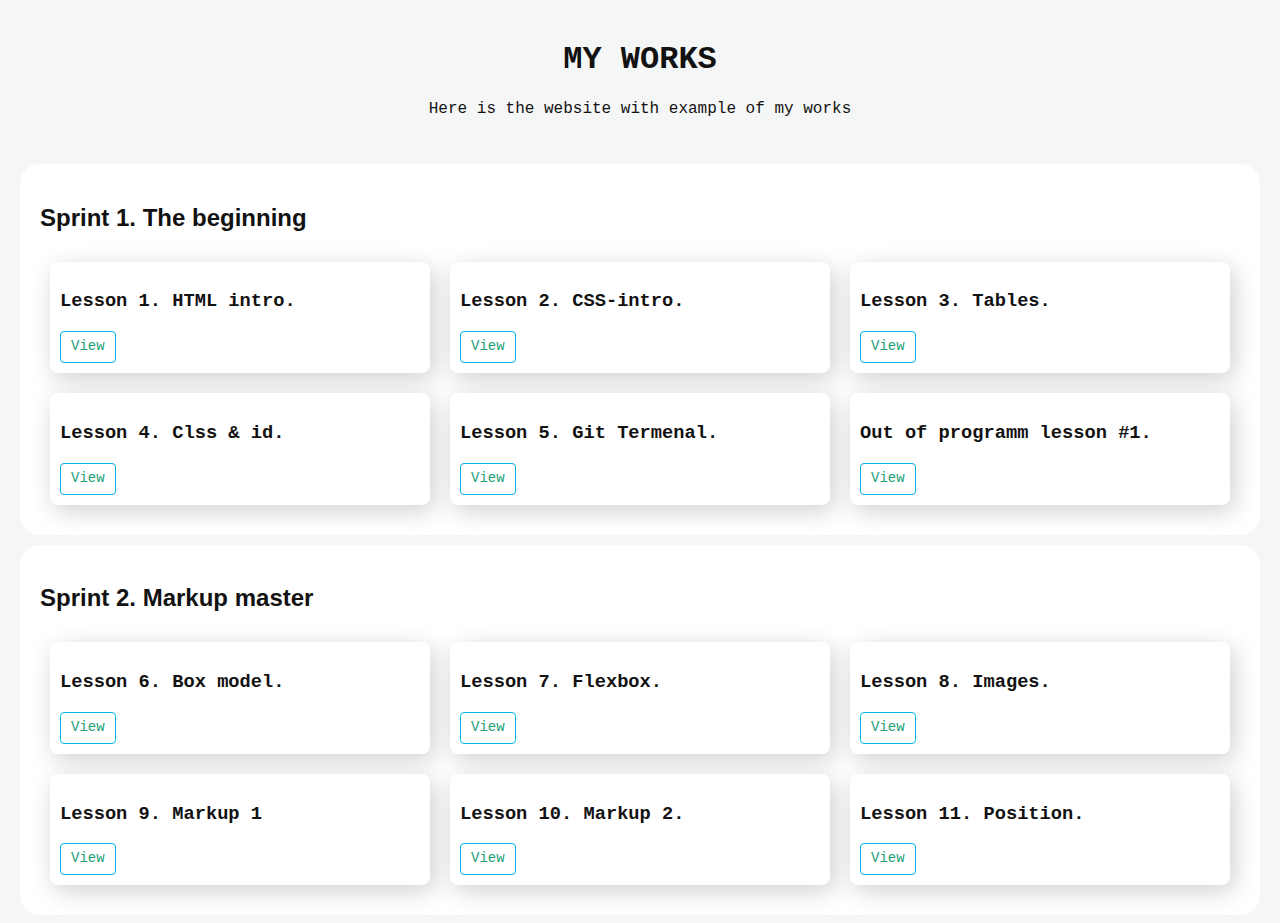
<file: index.html>
<!DOCTYPE html>
<html lang="en">
<head>
    <meta charset="UTF-8">
    <meta http-equiv="X-UA-Compatible" content="IE=edge">
    <meta name="viewport" content="width=device-width, initial-scale=1.0">
    <title>Document</title>
    <link rel="stylesheet" href="lesson13.css">
</head>
<body>
    <div id="index_menu"></div>

    <div class="header">
        <div class="header-inner">
            <h1>MY WORKS</h1>
            <p>Here is the website with example of my works</p>
            </div>
        </div>    
<div class="content">      
    <div class="sprint"> 
        <div class="sprint_title"> 
            <h2>Sprint 1. The beginning </h2>
        </div>
        <div class="sprint_lesson">
            <div class="sprint_lesson_head">
                <h3>Lesson 1. HTML intro.</h3>
            </div>
            <div class="sprint_lesson_content">
                <a class="btn" href="https://visualstudio.microsoft.com/ru/">View</a>
            </div>
        </div>
        <div class="sprint_lesson">
            <div class="sprint_lesson_head">
                <h3>Lesson 2. CSS-intro.</h3>
            </div>
            <div class="sprint_lesson_content">
                <a class="btn" href="https://visualstudio.microsoft.com/ru/">View</a>
            </div>
        </div>
        <div class="sprint_lesson">
            <div class="sprint_lesson_head">
                <h3>Lesson 3. Tables.</h3>
            </div>
            <div class="sprint_lesson_content">
                <a class="btn" href="https://visualstudio.microsoft.com/ru/">View</a>
            </div>
        </div>
        <div class="sprint_lesson">
            <div class="sprint_lesson_head">
                <h3>Lesson 4. Clss & id.</h3>
            </div>
            <div class="sprint_lesson_content">
                <a class="btn" href="https://visualstudio.microsoft.com/ru/">View</a>
            </div>
        </div>
        <div class="sprint_lesson">
            <div class="sprint_lesson_head">
                <h3>Lesson 5. Git Termenal.</h3>
            </div>
            <div class="sprint_lesson_content">
                <a class="btn" href="https://visualstudio.microsoft.com/ru/">View</a>
            </div>
        </div>
        <div class="sprint_lesson">
                <div class="sprint_lesson_head">
                    <h3>Out of programm lesson #1.</h3>
                </div>
                <div class="sprint_lesson_content">
                    <a class="btn" href="https://visualstudio.microsoft.com/ru/">View</a>
                </div>
            </div>
        </div>
        
        <div class="sprint">
            <div class="sprint_title">
                <h2>Sprint 2. Markup master </h2>
            </div>
            <div class="sprint_lesson">
                <div class="sprint_lesson_head">
                    <h3>Lesson 6. Box model.</h3>
                </div>
                <div class="sprint_lesson_content">
                    <a class="btn" href="https://visualstudio.microsoft.com/ru/">View</a>
                </div>
            </div>
            <div class="sprint_lesson">
                <div class="sprint_lesson_head">
                    <h3>Lesson 7. Flexbox.</h3>
                </div>
                <div class="sprint_lesson_content">
                    <a class="btn" href="https://visualstudio.microsoft.com/ru/">View</a>
                </div>
            </div>
            <div class="sprint_lesson">
                <div class="sprint_lesson_head">
                    <h3>Lesson 8.  Images. </h3>
                </div>
                <div class="sprint_lesson_content">
                    <a class="btn" href="https://visualstudio.microsoft.com/ru/">View</a>
                </div>
            </div>
            <div class="sprint_lesson">
                <div class="sprint_lesson_head">
                    <h3>Lesson 9. Markup 1</h3>
                </div>
                <div class="sprint_lesson_content">
                    <a class="btn" href="https://visualstudio.microsoft.com/ru/">View</a>
                </div>
            </div>
            <div class="sprint_lesson">
                <div class="sprint_lesson_head">
                    <h3>Lesson 10.  Markup 2.</h3>
                </div>
                <div class="sprint_lesson_content">
                    <a class="btn" href="https://visualstudio.microsoft.com/ru/">View</a>
                </div>
            </div>
            <div class="sprint_lesson">
                <div class="sprint_lesson_head">
                    <h3>Lesson 11.  Position. </h3>
                </div>
                <div class="sprint_lesson_content">
                    <a class="btn" href="https://visualstudio.microsoft.com/ru/">View</a>
                </div>
            </div>
        </div>
    </div>
</body>
</html>
</file>
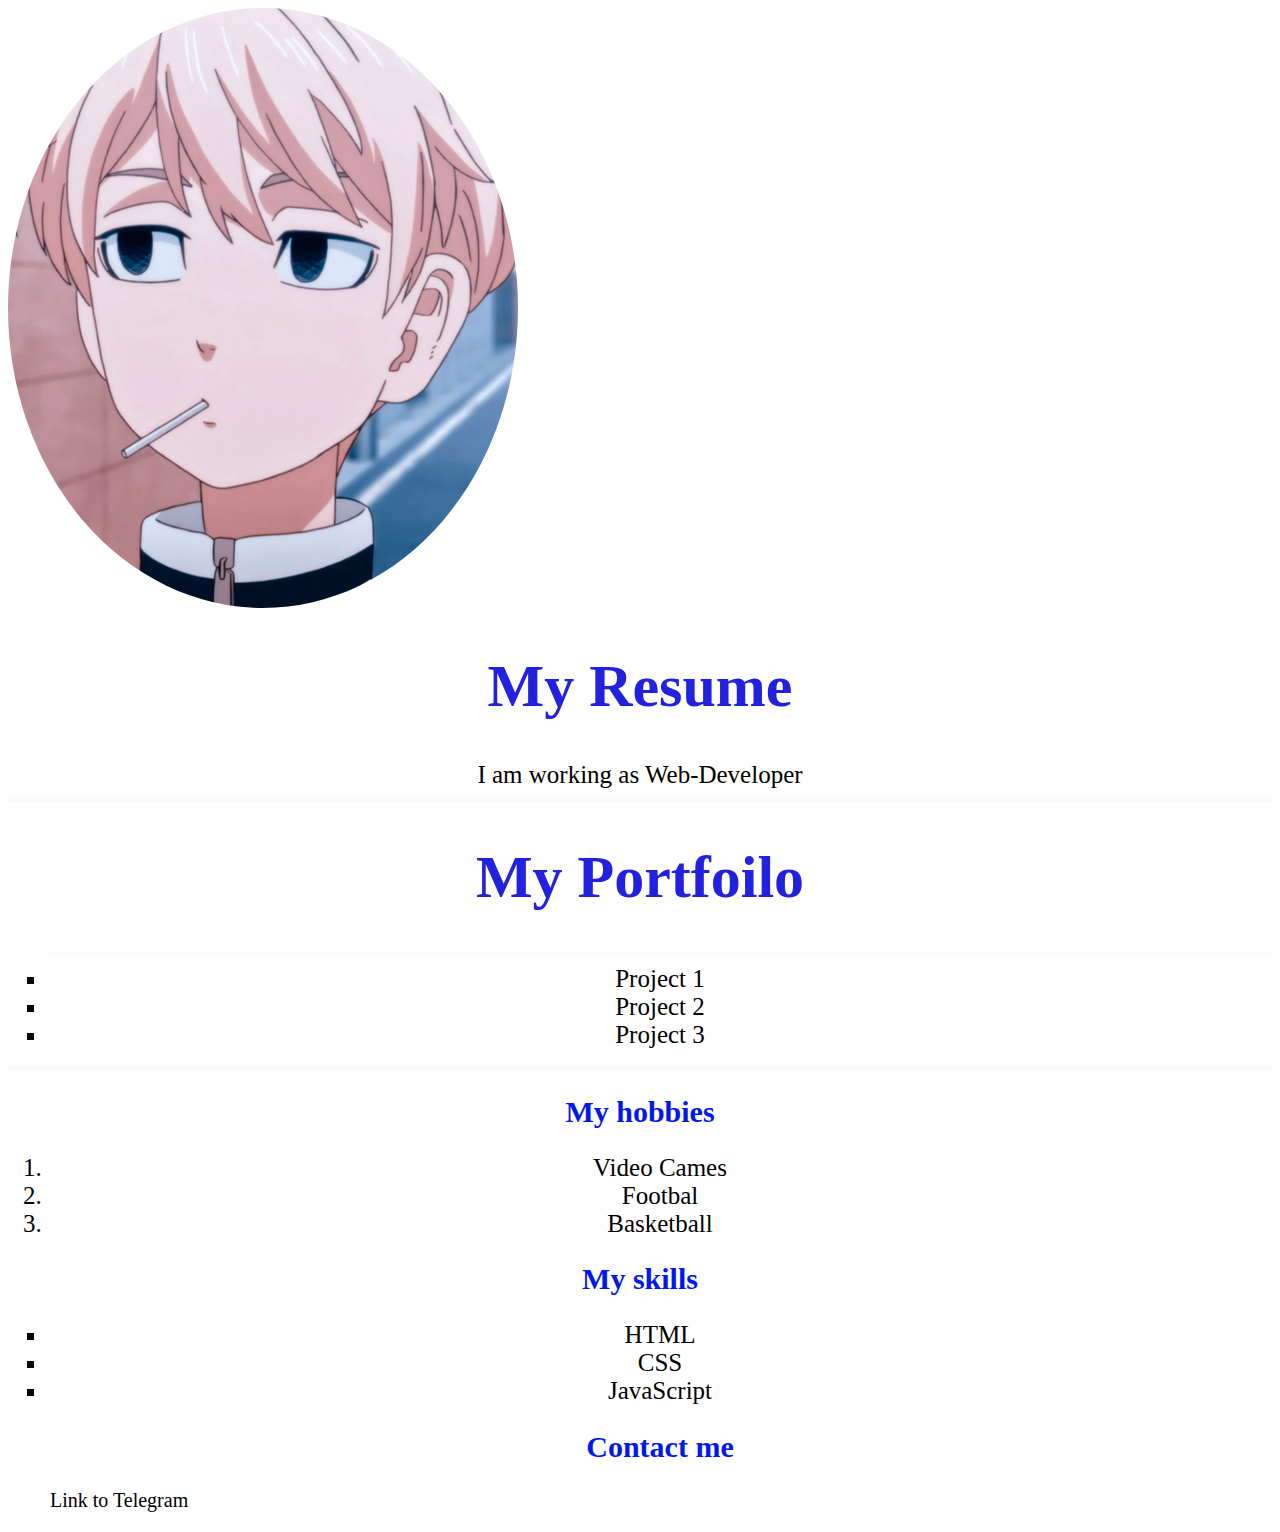
<file: lesson 1/index.html>
<!DOCTYPE html>
<html lang="en">
<head>
    <meta charset="UTF-8">
    <meta http-equiv="X-UA-Compatible" content="IE=edge">
    <meta name="viewport" content="width=, initial-scale=1.0">
    <title>my profile</title>
    <link rel="stylesheet" href="./css/style.css">
</head>
<body>
    <img src="db60d761b01f08e953296c28a9d63f81.png" alt="" style="border-radius: 50%">
  <h1>My Resume</h1>
  <li>I am working as Web-Developer</li>
<hr>
<h1>My Portfoilo</h1>
<ul>
<hr>
  <li><a href="">Project 1</a></li>
<li><a href="">Project 2</a></li>
<li><a href="/">Project 3</a></li>
</ul>
<hr>
<h2>My hobbies</h2>
<ol>
    <li>Video Cames</li>
    <li>Footbal</li>
    <li>Basketball</li>
</ol>
<h2>My skills</h2>
<ul>
    <li>HTML</li>
<li>CSS</li>
<li>JavaScript</li>


<h2>Contact me</h2>
<p><a href="https://telegram.org/">Link to Telegram</a></p>
</body>
</html>
</file>
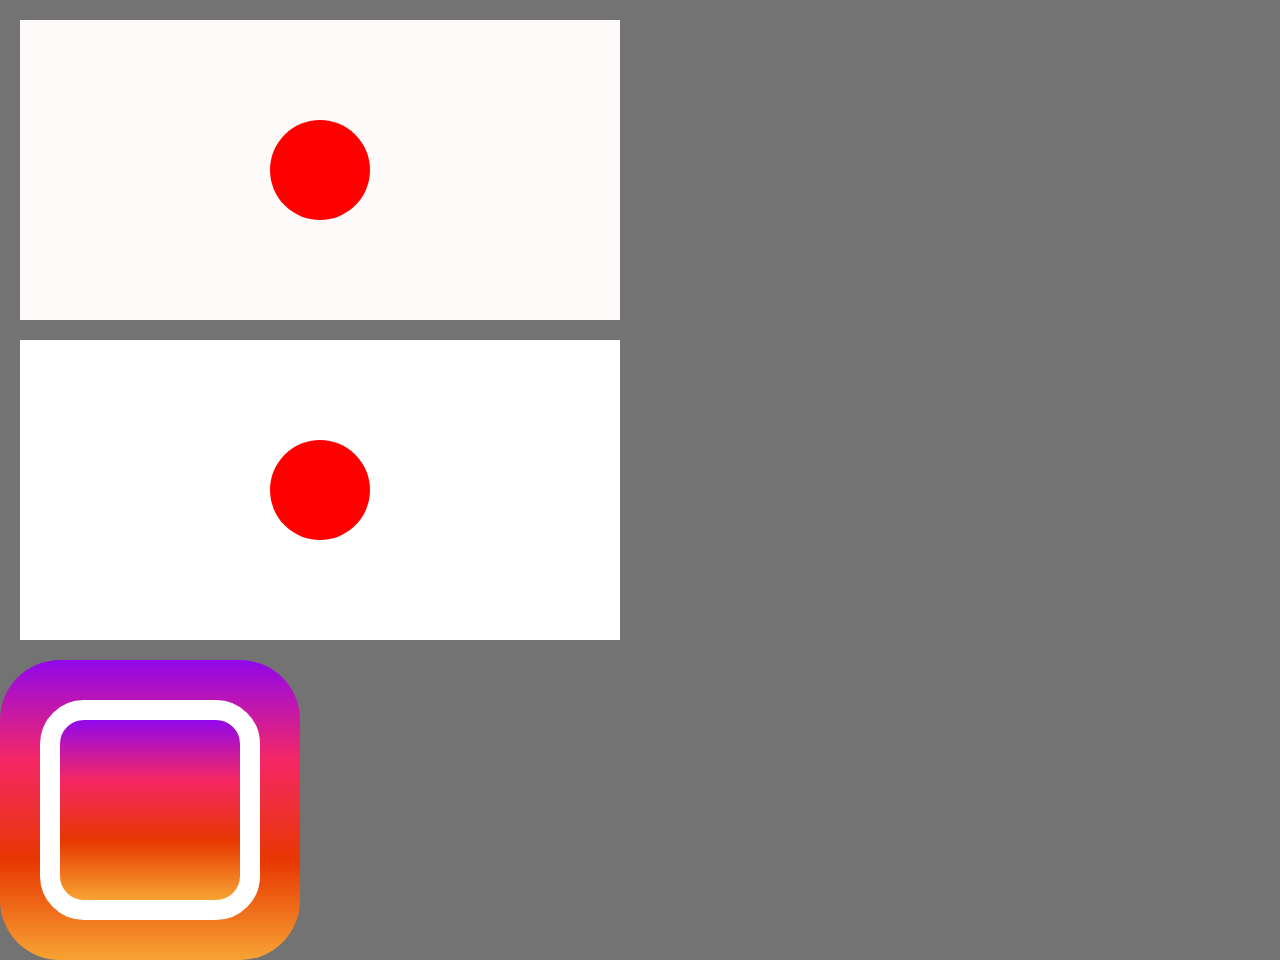
<file: lesson10.html>
<!DOCTYPE html>
<html lang="en">
<head>
    <meta charset="UTF-8">
    <meta http-equiv="X-UA-Compatible" content="IE=edge">
    <meta name="viewport" content="width=device-width, initial-scale=1.0">
    <title>Document</title>
    <link rel="stylesheet" href="lesson10.css">
</head>
<body>
    <div class="flag">
        <div class="japan"></div>
        </div>
        <div class="flag2">
            <div class="japan2"></div>
        </div>
        <div class=instgram>
        <div class="fon">
         <div class=fon2>
        <div class=fon3>
        </div>
    </div>
</div>
</body>
</file>
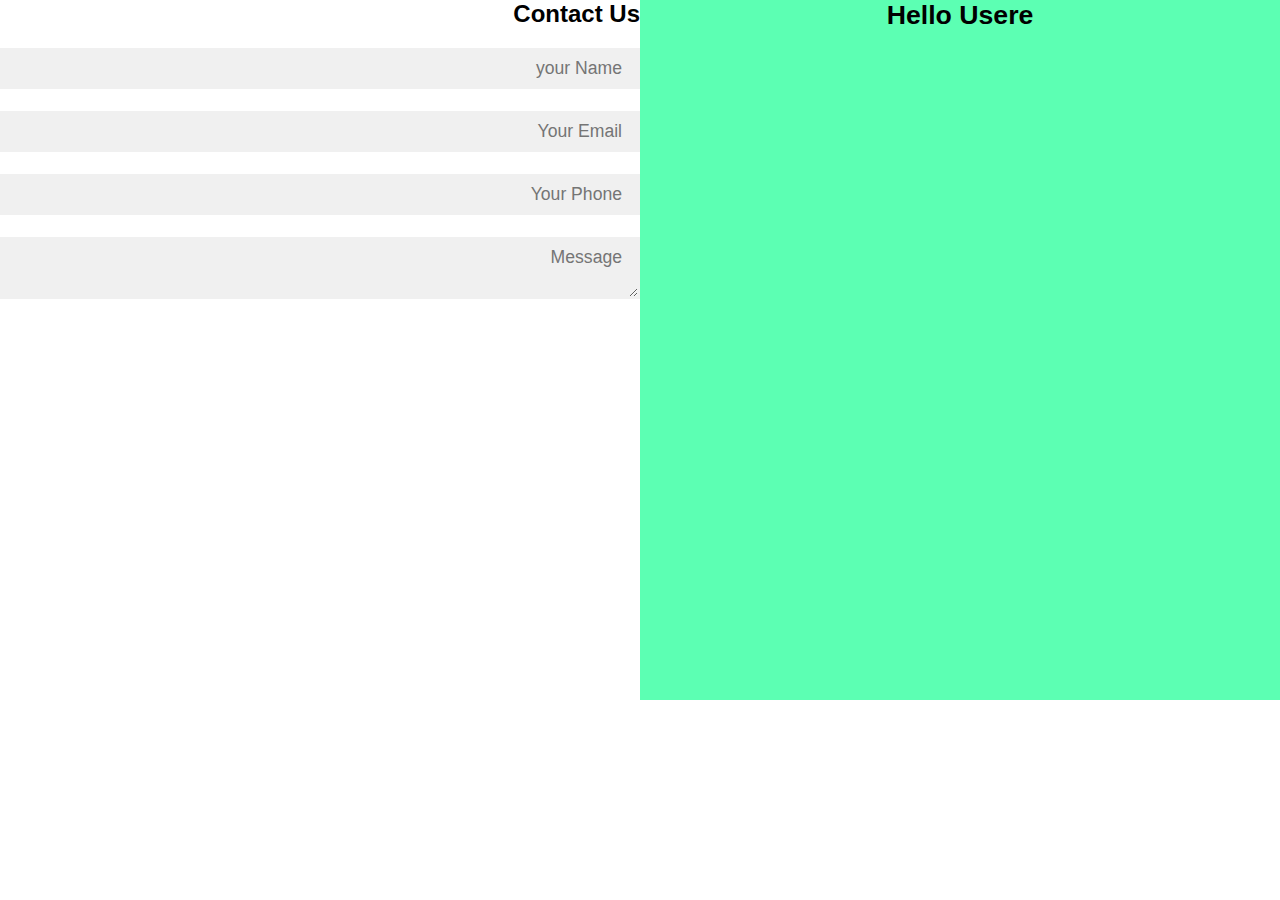
<file: lesson12.html>
<!DOCTYPE html>
<html lang="en">

<head>

<body>
    <meta charset="UTF-8">
    <meta http-equiv="X-UA-Compatible" content="IE=edge">
    <meta name="viewport" content="width=device-width, initial-scale=1.0">
    <title>Document</title>
    <link rel="stylesheet" href="lesson12.css">
    <div class="contact-box">
        <div class="left">
            <h2>Contact Us</h2>
            <input type="text" class="field" placeholder="your Name">
            <input type="email" class="field" placeholder="Your Email">
            <input type=" text" class="field" placeholder="Your Phone">
            <textarea class="field" placeholder="Message"></textarea>
        </div>
        <div class="right">
            <h3>Hello Usere</h3>

        </div>

    </div>
    </div>
</body>

</html>
</file>
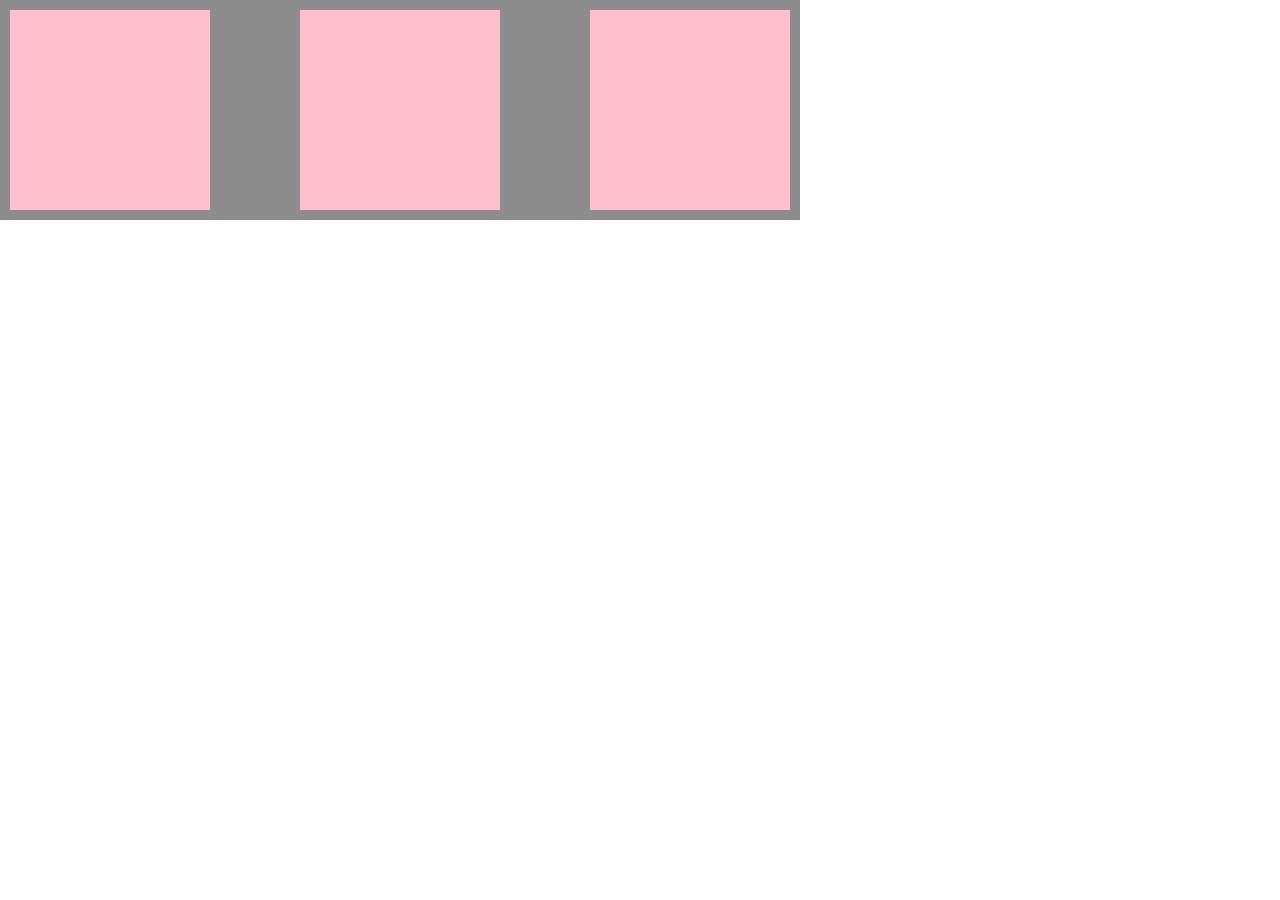
<file: lesson14.html>
<!DOCTYPE html>
<html lang="en">

<head>
    <meta charset="UTF-8">
    <meta http-equiv="X-UA-Compatible" content="IE=edge">
    <meta name="viewport" content="width=device-width, initial-scale=1.0">
    <title>Document</title>
    <link rel="stylesheet" href="lesson14.css">
</head>
<body>
    <div class="header">
    <div class="pink-square"></div>
    <div class="pink-square"></div>
    <div class="pink-square"></div>
</div>
</body>
</html>
</file>
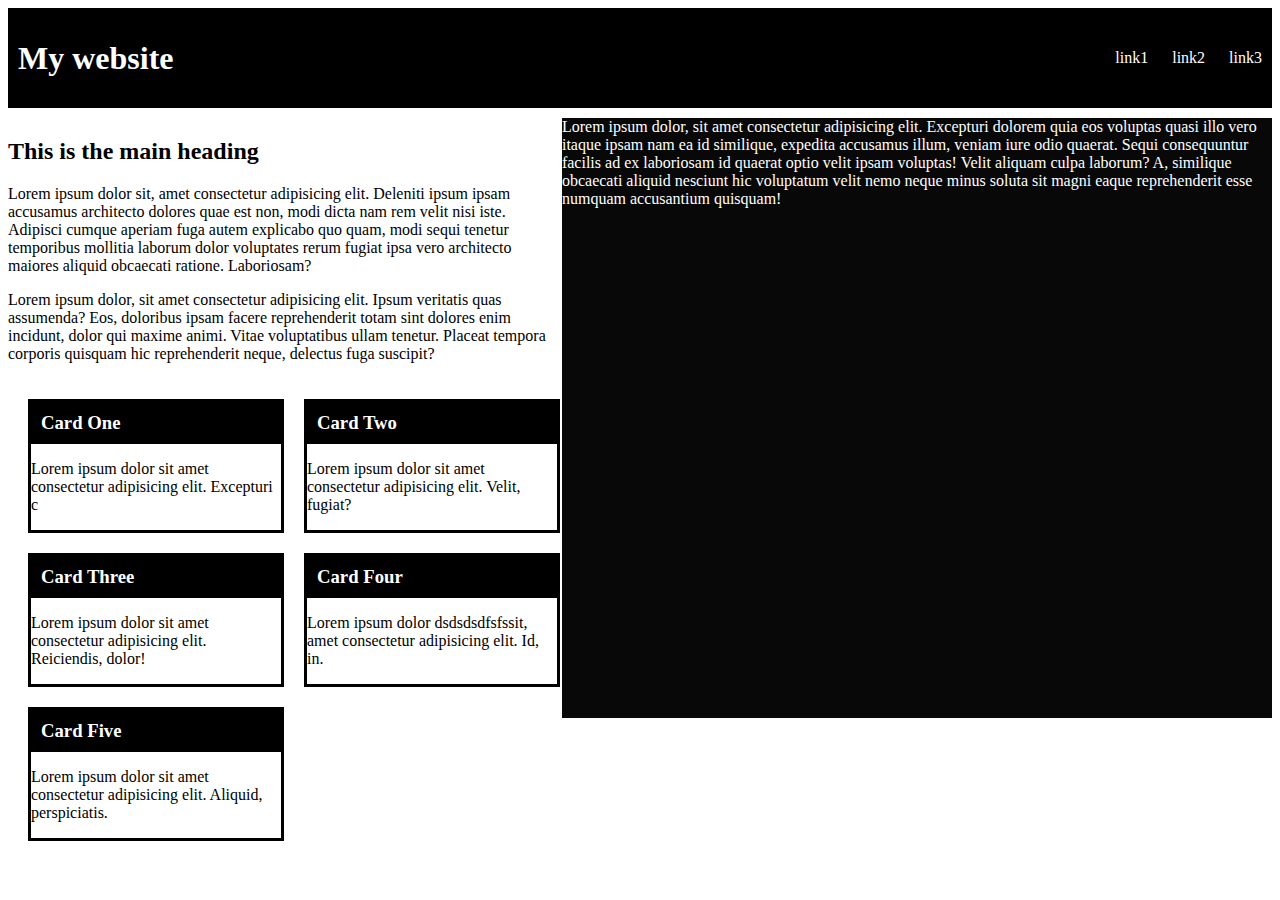
<file: lesson15.html>
<!DOCTYPE html>
<html lang="en">

<head>
    <meta charset="UTF-8">
    <meta http-equiv="X-UA-Compatible" content="IE=edge">
    <meta name="viewport" content="width=device-width, initial-scale=1.0">
    <title>Document</title>
    <link rel="stylesheet" href="lesson15.css">
</head>

<body>
    <div class="header">
        <h1 class="logo">My website</h1>
        <div class="div-link">
            <a href="" class="link"> link1</a>
            <a href="" class="link"> link2</a>
            <a href="" class="link"> link3</a>
        </div>
    </div>
    <div class="contect">
        <div class="main">
            <div class="left">
                <h2>This is the main heading</h2>
                <p>Lorem ipsum dolor sit, amet consectetur adipisicing elit. Deleniti ipsum ipsam accusamus architecto
                    dolores quae est non, modi dicta nam rem velit nisi iste. Adipisci cumque aperiam fuga autem
                    explicabo quo quam, modi sequi tenetur temporibus mollitia laborum dolor voluptates rerum fugiat
                    ipsa vero architecto maiores aliquid obcaecati ratione. Laboriosam?</p>
                <p>Lorem ipsum dolor, sit amet consectetur adipisicing elit. Ipsum veritatis quas assumenda? Eos,
                    doloribus ipsam facere reprehenderit totam sint dolores enim incidunt, dolor qui maxime animi. Vitae
                    voluptatibus ullam tenetur. Placeat tempora corporis quisquam hic reprehenderit neque, delectus fuga
                    suscipit?</p>
                <div class="card-box">
                
                        <div class="card">
                            <h3>Card One</h3>
                            <p>Lorem ipsum dolor sit amet consectetur adipisicing elit. Excepturi c </p>
                        </div>

                        <div class="card">
                            <h3>Card Two</h3>
                            <p>Lorem ipsum dolor sit amet consectetur adipisicing elit. Velit, fugiat?</p>
                        </div>

                        <div class="card">
                            <h3>Card Three</h3>
                            <p>Lorem ipsum dolor sit amet consectetur adipisicing elit. Reiciendis, dolor!</p>
                        </div>

                        <div class="card">
                            <h3>Card Four</h3>
                            <p>Lorem ipsum dolor dsdsdsdfsfssit, amet consectetur adipisicing elit. Id, in.</p>
                        </div>

                        <div class="card">
                            <h3>Card Five</h3>
                            <p>Lorem ipsum dolor sit amet consectetur adipisicing elit. Aliquid, perspiciatis.
                        </div>
                
                </div>
                </div>


                <div class="right">
                    Lorem ipsum dolor, sit amet consectetur adipisicing elit. Excepturi dolorem quia eos voluptas quasi
                    illo vero itaque ipsam nam ea id similique, expedita accusamus illum, veniam iure odio quaerat.
                    Sequi consequuntur facilis ad ex laboriosam id quaerat optio velit ipsam voluptas! Velit aliquam
                    culpa laborum? A, similique obcaecati aliquid nesciunt hic voluptatum velit nemo neque minus soluta
                    sit magni eaque reprehenderit esse numquam accusantium quisquam!

                </div>
            </div>

</body>
</file>
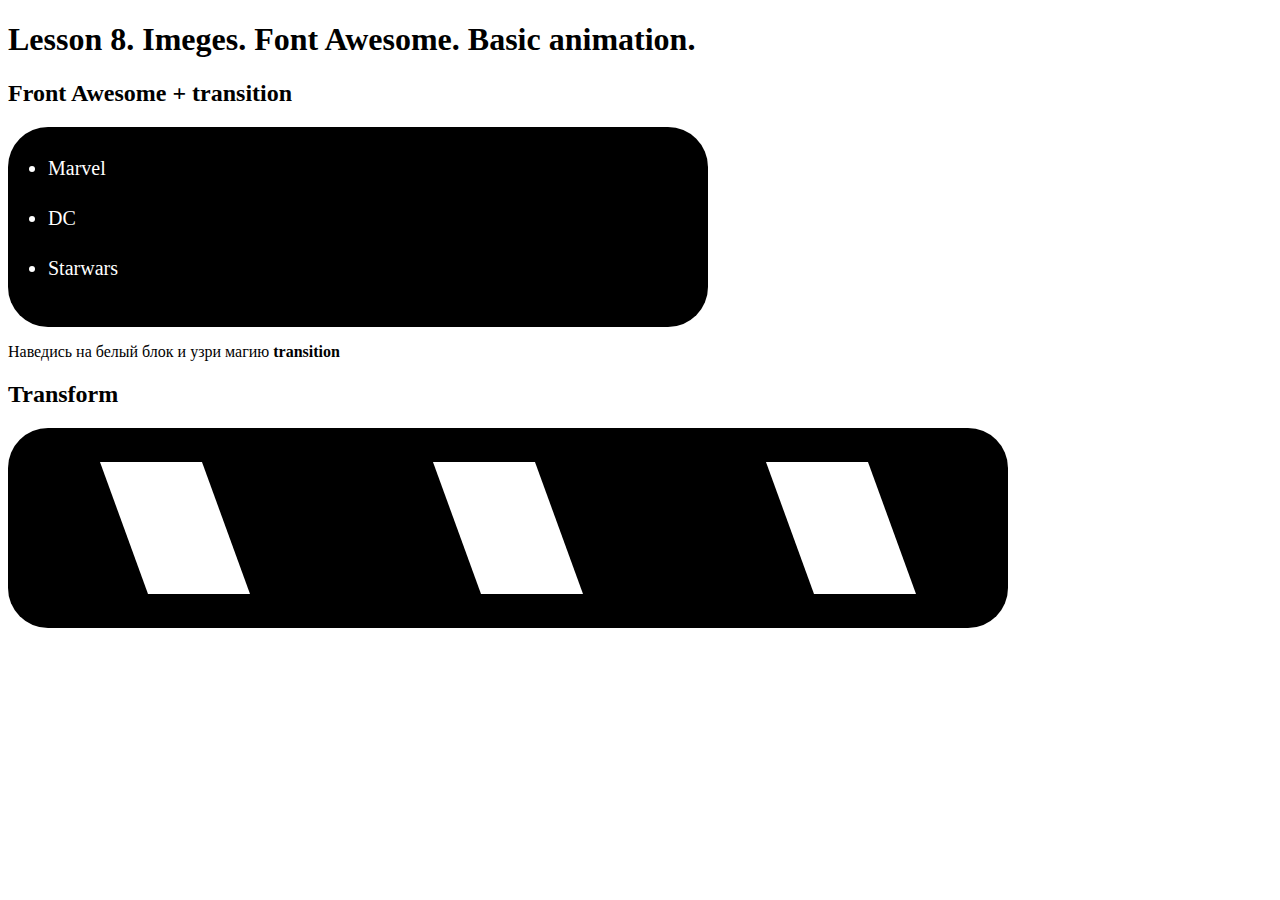
<file: lesson7.html>
<!DOCTYPE html>
<html lang="en">
<head>
    <meta charset="UTF-8">
    <meta http-equiv="X-UA-Compatible" content="IE=edge">
    <meta name="viewport" content="width=device-width, initial-scale=1.0">
    <title>Document</title>
    <link rel="stylesheet" href="lessson7.css">
</head>
<body>
    <h1>Lesson 8. Imeges. Font Awesome. Basic animation.</h1>
    <h2>Front Awesome + transition</h2>
    <div class="parent">
        <ul>
            <li class="mur">Marvel</li>
            <li class="mur">DC</li>
            <li class="mur">Starwars</li>
        </ul>
    </div>
    <p> Наведись на белый блок и узри магию <strong>transition</strong></p>
    <h2>Transform</h2>
    <div class="mom">
        <div class="Klee"></div>
        <div class="Klee"></div>
        <div class="Klee"></div>
    </body>
</html>
</file>
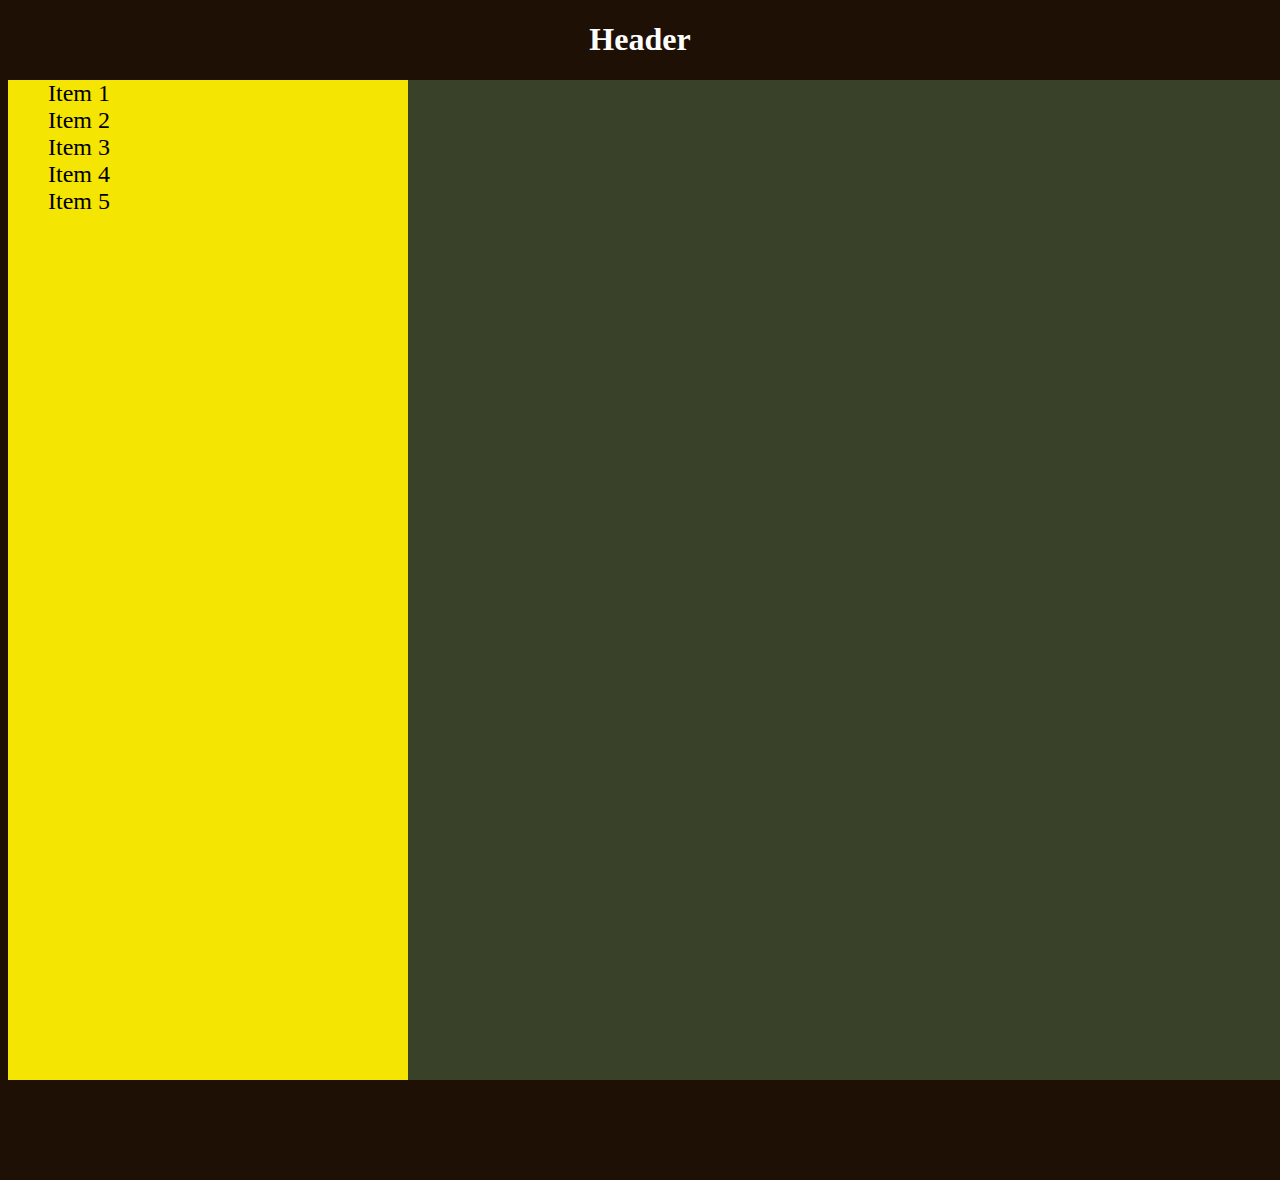
<file: lesson8.html>
<!DOCTYPE html>
<html lang="en">
<head>
    <meta charset="UTF-8">
    <meta http-equiv="X-UA-Compatible" content="IE=edge">
    <meta name="viewport" content="width=device-width, initial-scale=1.0">
    <title>Document</title>
    <link rel="stylesheet" href="lesson8.css">
</head>
<body>
    <div class="dad">
        <h1>Header</h1>
    </div>
    <div class="parent">
<div class="child">
 <ul>
     <li>Item 1</li>
    <li>Item 2</li>
    <li>Item 3</li>
    <li>Item 4</li>
    <li>Item 5</li>
</ul>   
</div>
<div class="right"></div>
<div class="picture"></div>
</body>
</html>
</file>
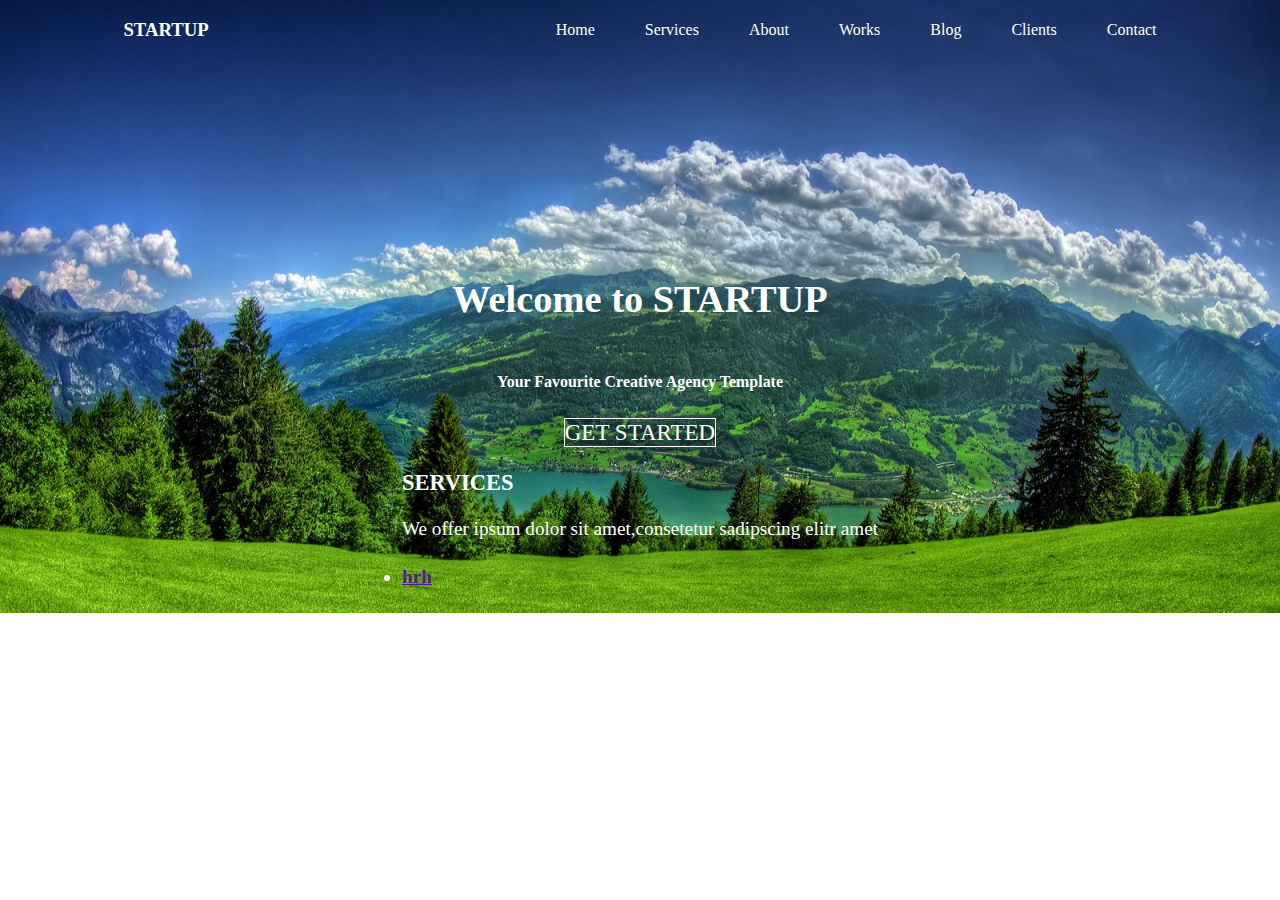
<file: lesson9.html>
<!DOCTYPE html>
<html lang="en">

<head>
    <meta charset="UTF-8">
    <meta http-equiv="X-UA-Compatible" content="IE=edge">
    <meta name="viewport" content="width=device-width, initial-scale=1.0">
    <title>Document</title>
    <link rel="stylesheet" href="lesson9.css">
</head>

<body>
    <div class="header">
        <div class="active">
            <div class="STARTUP">
                <h3>STARTUP</h3>
            </div>
            <div class="work">
                <div class="Home">Home</div>
                <div class="Services">Services</div>
                <div class="About">About</div>
                <div class="Works">Works</div>
                <div class="Blog">Blog</div>
                <div class="Clients">Clients</div>
                <div class="Contact">Contact</div>
            </div>
        </div>
        <div class="center">
            <h1>Welcome to STARTUP</h1>
            <h5>Your Favourite Creative Agency Template</h5>
            <div class="Started">GET STARTED</div>
        <div>
    </div>
    <div class="kill">
    <h3>SERVICES</h3>
    <div class="help"></div>
    <p>We offer ipsum dolor sit amet,consetetur sadipscing elitr amet</p>
    <ul class="Blocks"></ul>
    <li class="blocks-item"><a href="">
        <div class="par"></div>
        <h4>hrh</h4>
        <p></p>
</body> 
</html>
</file>
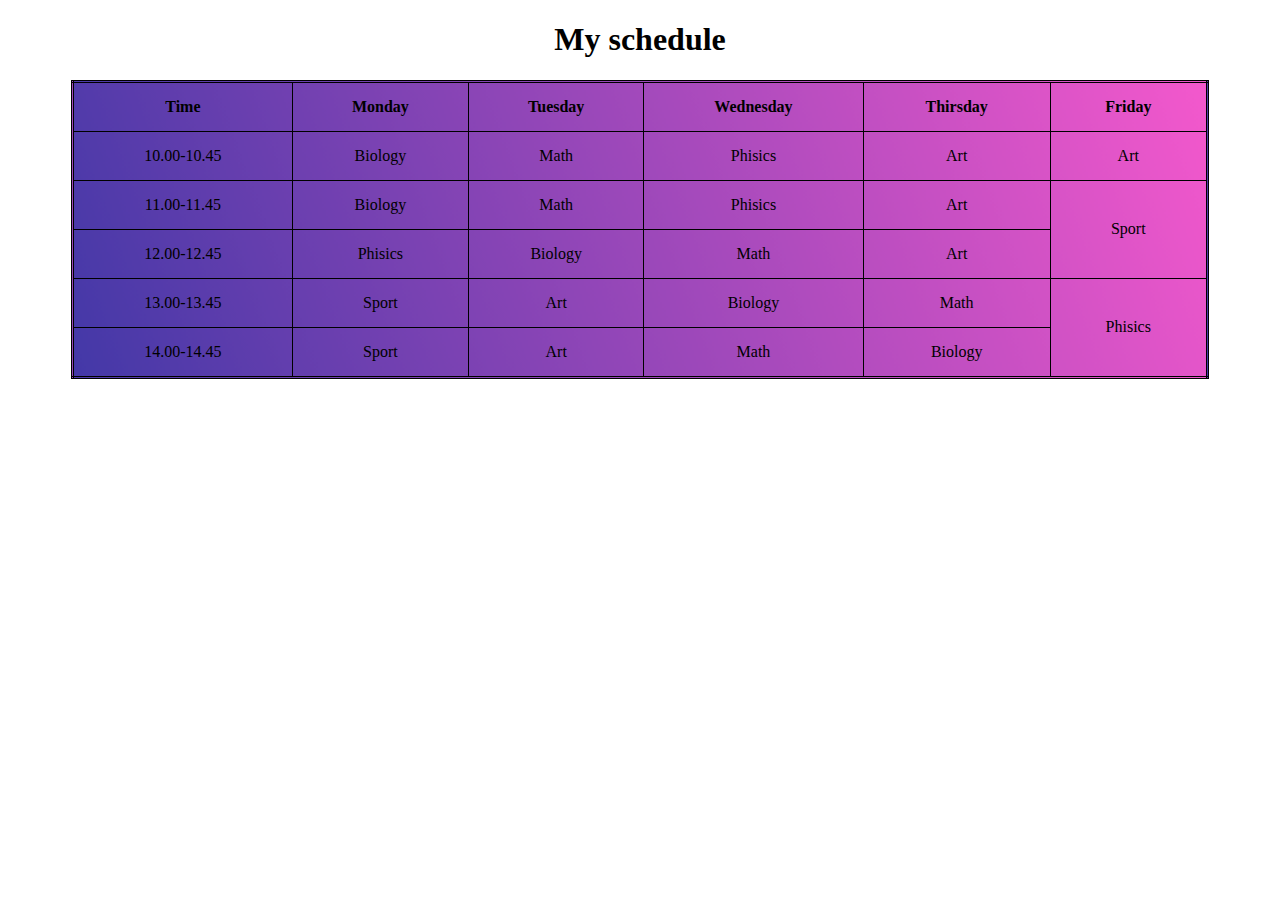
<file: table.html>
<!DOCTYPE html>
<html lang="en">
<head>
    <meta charset="UTF-8">
    <meta http-equiv="X-UA-Compatible" content="IE=edge">
    <meta name="viewport" content="width=device-width, initial-scale=1.0">
    <title>Document</title>
    <link rel="stylesheet" href="./lesson 1/css/table.css">
</head>
<body>
    <h1>My schedule</h1>
    <table border="1" cellspacing="0" cellpadding="15" width="90%" height="130"><tr>
        <th>Time</th>
        <th>Monday</th>
        <th>Tuesday</th>
        <th>Wednesday</th>
        <th>Thirsday</th>
        <th>Friday</th>
  <tr>
    <td>10.00-10.45</td>
    <td>Biology</td>
    <td>Math</td>
    <td>Phisics</td>
    <td>Art</td>
    <td>Art</td>
</tr>
        

    <tr>
    <td>11.00-11.45</td>
    <td>Biology</td>
    <td>Math</td>
    <td>Phisics</td>
    <td>Art</td>
    <td rowspan="2">Sport</td>
</tr>
<tr>
    <td>12.00-12.45</td>
    <td>Phisics</td>
    <td>Biology</td>
    <td>Math</td>
    <td>Art</td>
</tr>
<tr>
    <td>13.00-13.45 </td>
    <td>Sport</td>
    <td>Art</td>
    <td>Biology</td>
    <td>Math</td>
    <td rowspan="2">Phisics</td>
</tr>
<tr>
    <td>14.00-14.45</td>
    <td>Sport</td>
    <td>Art</td>
    <td>Math</td>
    <td>Biology</td>
  
    
</tr>

    </table>
</body>
</html>
</file>
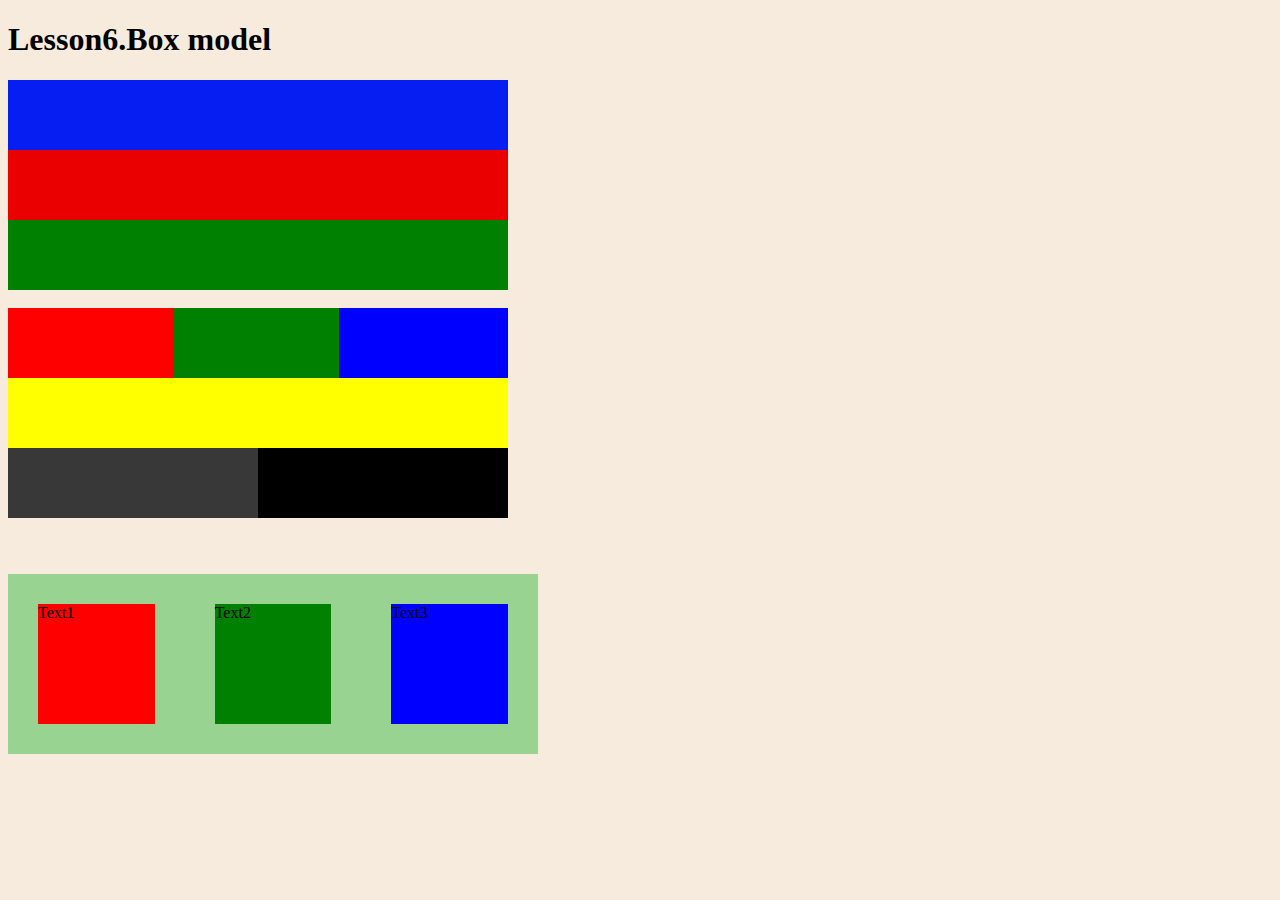
<file: git/lesson6.html>
<!DOCTYPE html>
<html lang="en">
<head>
    
    <meta charset="UTF-8">
    <meta http-equiv="X-UA-Compatible" content="IE=edge">
    <meta name="viewport" content="width=device-width, initial-scale=1.0">
    <title>Document</title>
<link rel="stylesheet" href="css/lesson6.css">
    <body>
        <h1>Lesson6.Box model</h1>
        <div class="n_one">
            <div class="one"></div>
            <div class="one_2"></div> 
            <div class="one_3"></div>    
        </div>
        <br>
        <div class="none">
            <div class="n_1">
                <div class="n_2"></div>
                <div class="n_3"></div>
                <div class="n_4"></div>
            </div>
            <div class="nn_2">
                <div class="n_1_1"></div>
            </div>
            <div class="nn_3">
                <div class="n_2_1"></div>
                <div class="n_2_2"></div>
            </div>
        </div>
        <br>
        <br>
        <br>
        <br>
        <br>
        <br>
        <br>
        <div class="text">
            <div class="left">Text1</div>
            <div class="midle">Text2</div>
            <div class="right">Text3</div>
        </div>
    </body>

    </head>
    </html>
</file>
<file: lesson13.css>
@import url("");
@font-face {
    font-family: "Montserrat"; 
    src: url("") format("truetype"); 
    font-style: normal; 
    font-weight: normal; 
}
@font-face {
    font-family: 'Courier New', Courier, monospace; 
    src: url(".") format("truetype"); 
    font-style: normal; 
    font-weight: normal; 
}
.header_menu ul {
    display: -webkit-flex; 
    display: flex;
    background: #dff1e9;
    padding-left: 0;
    list-style: none;
    margin: 0;
    font-size: 16px;
    font-weight: normal;
}
.header_menu a {
    padding: 1em;
    display: block;
    color: #070707;
    border-right: 1px solid #030303;
    background: rgba(150, 149, 147, 0.3);
}
.header_menu a:hover {background: #87caa1}

body{
    background-color: rgb(245, 246, 246);
    color: rgb(19, 18, 18);
    font-family: monospace;
    font-size: 16px;
    font-weight: normal;
    margin: 0;
}
.header{
    padding: 20px;
}    
.header-inner{
    text-align: center;
    max-width: 1200px;
    margin: 0 auto;
}
a{
    text-decoration: none;
    color: rgb(35, 160, 118);
}
a:hover{
    color: rgb(39, 95, 76);
}
.content{
    width: 100%;
}
.sprint{
    max-width: 1200px;
    margin: 10px auto;
    border-radius: 20px;
    background-color: white;
    padding: 20px;
    display: flex;
    flex-wrap: wrap;
}
.sprint:hover{
    box-shadow: 4px 6px 25px #d0d0d0;
}
.sprint_title{
    width: 100%;
    margin: 0;
}
.sprint_lesson{
    width: 30%;
    background-color: white;
    box-shadow: 4px 6px 25px #d0d0d0;
    border-radius: 8px;
    padding: 10px;
    margin: 10px;
    display: flex;
    flex-direction: column;
    justify-content: space-between;
}
.sprint_lesson_head{
    width: 100%;
    text-align: left;
}
.sprint_lesson_content{
    width: 100%;
    display: flex;
    justify-content: space-between;
}
.btn{
    display: inline-block;
    height: 30px;
    padding: 0 10px;
    border: 1px solid #02b3e4;
    border-radius: 4px;
    text-decoration: none;
    text-align: center;
    font-size: 14px;
    line-height: 29px;
}
.btn:hover{
    box-shadow: 2px 6px 25px #d0d0d0;
}

.content_header{
    width: 100%;
    /* border: 1px solid white; */
    border-radius: 10px;
    margin: 5px;
    padding: 10px;
    text-align: center;
}
.content_item{
    width: 25%;
    border: 1px solid white;
    border-radius: 10px;
    margin: 5px;
    padding: 10px;
    text-align: center;
}
h2{
    font-family: Arial, Helvetica, sans-serif;
}
</file>
<file: lesson 1/css/style.css>
h1 {
    font-size: 60px;
    font-family: fantasy;
    color:rgb(33, 33, 223);
    text-align: center;
}
body{ 
    background:url(https://i.pinimg.com/originals/62/c1/b6/62c1b63e9af6929608c5436f65592ec2.jpg)

}
h2{
    font-family: cursive;
    font-size: 30px;
    color: rgb(0, 24, 236);
    text-align: center;
}
ul{
    list-style-type: square;
}
li {
    font-size: 25px;
    font-family: cursive ;
    text-align: center;
}
p {
    font-size: 20px;
    color: red;
}
hr {
    border: snow;
    color: snow;
    background-color: snow;
    height: 5px;
}
a{
    padding: 2px;
    color: black;
    font-family: fantasy;
    text-decoration: none;
}
strong{
    font-size: 20px;
    font-family: monospace;
    color: red;
    text-align: center;
}
</file>
<file: lesson10.css>
body{
    margin: 0;
    background-color: rgb(115, 115, 116);
}
.flag{
    background-color: snow;
    width: 600px;
    height: 300px;
    margin: 20px;

    display: flex;
    justify-content: center;
    align-items: center;
}
.japan{
    background-color: red;
    width: 100px;
    height: 100px;
    border-radius: 50%;
}
.flag2{
    background-color: rgb(255, 255, 255);
    width: 600px;
    height: 300px;
    margin: 20px;
}
.japan2{
    background-color: red;
    width: 100px;
    height: 100px;
    border-radius: 50%;

    position: relative;
    top: 100px;
    right: -250px;
}
.instagram{
background-color: white;
width: 600px;
height: 600px;
margin: 20px;
}
.fon{
    width: 300px;
    height: 300px;
    background: linear-gradient(#9108ec,#f52765,#e73701,#f8a333);

    display: flex;
    justify-content: center;
    align-items: center;
    border-radius: 20%;
}
.fon2{
width: 180px;
height: 180px;
background: linear-gradient(#9108ec,#f52765,#e73701,#f8a333);
border-radius: 20%;
border: 20px solid white;
}
</file>
<file: lesson12.css>
*{
    padding:0 ;
    margin: 0;
    box-sizing: border-box;
    font-family: sans-serif;
    text-align: right;
}
body{
    width: 100%;
    height: 100vh;
    text-align: right;
}
input{
    text-align: right;
}
textarea{
    text-align: right;
}
.one{
    background-color: rgb(0, 255, 170);
    width: 500px;
    height: 850px;
    margin: 0;

}
.container{
    position: relative;
    display: flex;
    justify-content: center;
    align-items: center;
    width: 100%;
    height: 100%;
    padding: 20px 100px;
}

.left{
    /* height: 100%; */
    height: 700px;
    width: 700px;
    text-align: right;
}
.right{
    /* padding: 25px 40px; */
    height: 700px;
    width: 700px;
    background: rgb(92, 255, 179);
}

.contact-box {
    display: flex;
}
h2{
    position: relative;
    padding-bottom: 10px;
    margin-bottom: 10px;
}
.field{
    width: 100%;
    padding: 0.5rem 1rem;
    outline:none;
    border: 2px solid rgba(0, 0, 0, 0);
    background-color: rgba(230, 230, 230, 0.6);
    font-size: 1.1rem;
    margin-bottom: 22px;
    transition: 3s;
    position: relative;
}

h3{
    text-align: center;
    font-size: 20pt;
}
</file>
<file: lesson14.css>
body{
    margin: 0;
}
.header{
    width: 800px;
    background-color: rgb(141, 141, 141);
    display: flex;
    justify-content: space-between;
}
.pink-square{
    width: 200px;
    height: 200px;
    background-color: pink;
    margin: 10px;
    border: 1p rgb rgb(253, 193, 203) solid;
    align-items: center;
    justify-content: center;
}

@media(max-width:500px){
    .header{
        width: 400px;
        flex-direction: column;
        align-items: center;
    }
}
</file>
<file: lesson15.css>
.body{
    margin: 0;
}
.header{
    height: 100px;
    display: flex;
    background-color: black;
    align-items: center;
    justify-content: space-between;
}
.logo{
    color: white;
    margin: 0 10px;
}
.link{
    color: white;
    margin: 10px;
    text-decoration: none;
}
.contect{
    width: 100%;
    display: flex;
    margin-top: 10px;

}
.left{
    width: 7;
    height: 550px;
}
.right{
    background-color: rgb(8, 8, 8);
    width: 50;
    height: 600px;
    color: white;
}
.card-box{
    display: flex;
    flex-wrap: wrap;
    align-items: center;
    
}
h3{
    margin: 0;
    background-color: black;
    padding: 10px;
    color: white;
}
.card{
   
    /* border-top: 20px; */
    border: 3px solid black;
    width: 250px;
    margin-left: 20px;
    margin-top: 20px;
}
.main {
    display: flex;
}
</file>
<file: lessson7.css>
.parent{
    background-color: black;
    width: 700px;
    height: 200px;
    display: flex;
    flex-direction: column;
    justify-content: space-between;
    border-radius: 40px;
    transition:3s width;
}
li{
    
    color: rgb(255, 255, 255);
    line-height: 50px;
    font-size: 20px;
    transition:3s color;
    }
    .mom {
        background-color: black;
        width: 1000px;
        height: 200px;
        border-radius: 40px;
        display: flex;
        justify-content: space-around;
        align-items: center;
    }
    .Klee{
        background-color: rgb(255, 255, 255);
        width: 100px;
        height: 130px;
        transform: skew(20deg);
        animation: skew 3s infinite;
        transition: background-color 1s linear;
        padding: 1px;
    }
        .Klee:hover{
            width: 150px;
            height: 150px;
            background-color: #3F51B5;
        }
       .parent:hover{
           width: 900px;
       }

       @keyframes skew{
           0%{
               transform: skewX(20deg);
       }
       100%{
           transform: skewX(-20deg);
       }
    }
</file>
<file: lesson8.css>
body{
    background-color: rgb(31, 16, 5);
}
h1{
    color: rgb(255, 255, 255);
    text-align: center;
}
.parent{
    background-color: rgb(58, 65, 41);
    width: 1700px;
    height: 1000px;
}
.child{
    background-color: rgb(245, 229, 2);
    width: 400px;
    height: 1000px;
}
li{
  font-size: 24px;  
}
ul{
list-style-type: none;
}
.picture{
    width: 100px;
    height: 100px;
}
</file>
<file: lesson9.css>
body {
    margin: 0pt;
}

.active, .Home, .Services, .About, .Works, .Blog, .Clients, .Contact {
    flex-direction: row;
    justify-content: flex-end;
    display: flex;
    justify-content: space-around;
    align-items: center;
    padding-left: 50px;
    color: white;
    font-family: cursive;
}
.STARTUP {
    justify-content: flex-start;
}
.center {
    justify-content: center;
    align-content: center;
    align-items: center;
    display: flex;
    flex-direction: column; 
    font-size: larger;
    flex-wrap: nowrap;
    margin-top: 15%;
}
.Started {
    font-size: larger;
    border: white 1px solid;
    
}
.Started:hover {
    background: rgba(0, 0, 0, 0);
	color: #ffffff;
	box-shadow: inset 0 0 0 3px #6d6d6d;
    height: 42px;
	border: none;
	color: #f2f2f2;
	padding: 10px;
	font-size: 18px;
	border-radius: 5px;
	position: relative;
	box-sizing: border-box;
	transition: all 500ms ease; 

}
.header{
    width: 100%;
    /* height: 100px; */
    background-color: aquamarine;
    /*dsiplay:flex; */

    background: url(images/1-1.jpg);
    background-size: cover;
    background-repeat: no-repeat;
}
.work {
    display: flex;
    padding-left: 100px;
    margin-left: 50px;
    margin-right: 50px;
}
.center{
    color: white;
    font-family: cursive ;
}
</file>
<file: lesson 1/css/table.css>
h1{
    text-align: center;
}
tr{
text-align: center;
}
td{
    text-align: center;
   
}
table{
    margin: 0 auto;
    border: 3px double black;
    margin: 0 auto;
    border-collapse: collapse;
    background: linear-gradient(70deg, rgb(67, 56, 167),rgb(243, 88, 204))
}
</file>
<file: git/css/lesson6.css>
body{
    background-color: rgb(247, 235, 221);  
}
.one{
    background-color: rgb(7, 30, 243);
    width: 500px;
    height: 70px;
    margin: 0;
}
.one_2{
    background-color: rgb(235, 0, 0);
    width: 500px;
    height: 70px;
    margin: 0;
}
.one_3{
    background-color: green;
    width: 500px;
    height: 70px;
    margin: 0;
}
.n_1 {
    width: 500px;
    height: 70px;
    float: left;
    display: flex;
}
.n_2 {
    background-color: red;
    width: 166px;
    height: 70px;
}
.n_3 {
    background-color: green;
    width: 166px;
    height: 70px;
}
.n_4 {
    background-color: blue;
    width: 170px;
    height: 70px;
}
.nn_2 {
    width: 500px;
    height: 140px;
}
.n_1_1 {
    background-color: yellow;
    width: 500px;
    height: 140px;
}
.nn_3 {
    width: 500px;
    height: 70px;
    float: left;
    display: flex;
}
.n_2_1 {
    background-color: rgb(56, 56, 56);
    width: 250px;
    height: 70px;
}
.n_2_2 {
    background-color: rgb(0, 0, 0);
    width: 250px;
    height: 70px;
}
.text {
    background-color: rgb(153, 211, 146);
    width: 530px;
    height: 180px;
    float: left;
    display: flex;
}
.left{
    background-color: red;
    width: 120px;
    height: 120px;
    border: rgb(153, 211, 146) solid 30px;
}
.midle {
    background-color: green;
    width: 120px;
    height: 120px;
    border: rgb(153, 211, 146) solid 30px;
}
.right {
    background-color: blue;
    width: 120px;
    height: 120px;
    border: rgb(153, 211, 146) solid 30px;
}
</file>
